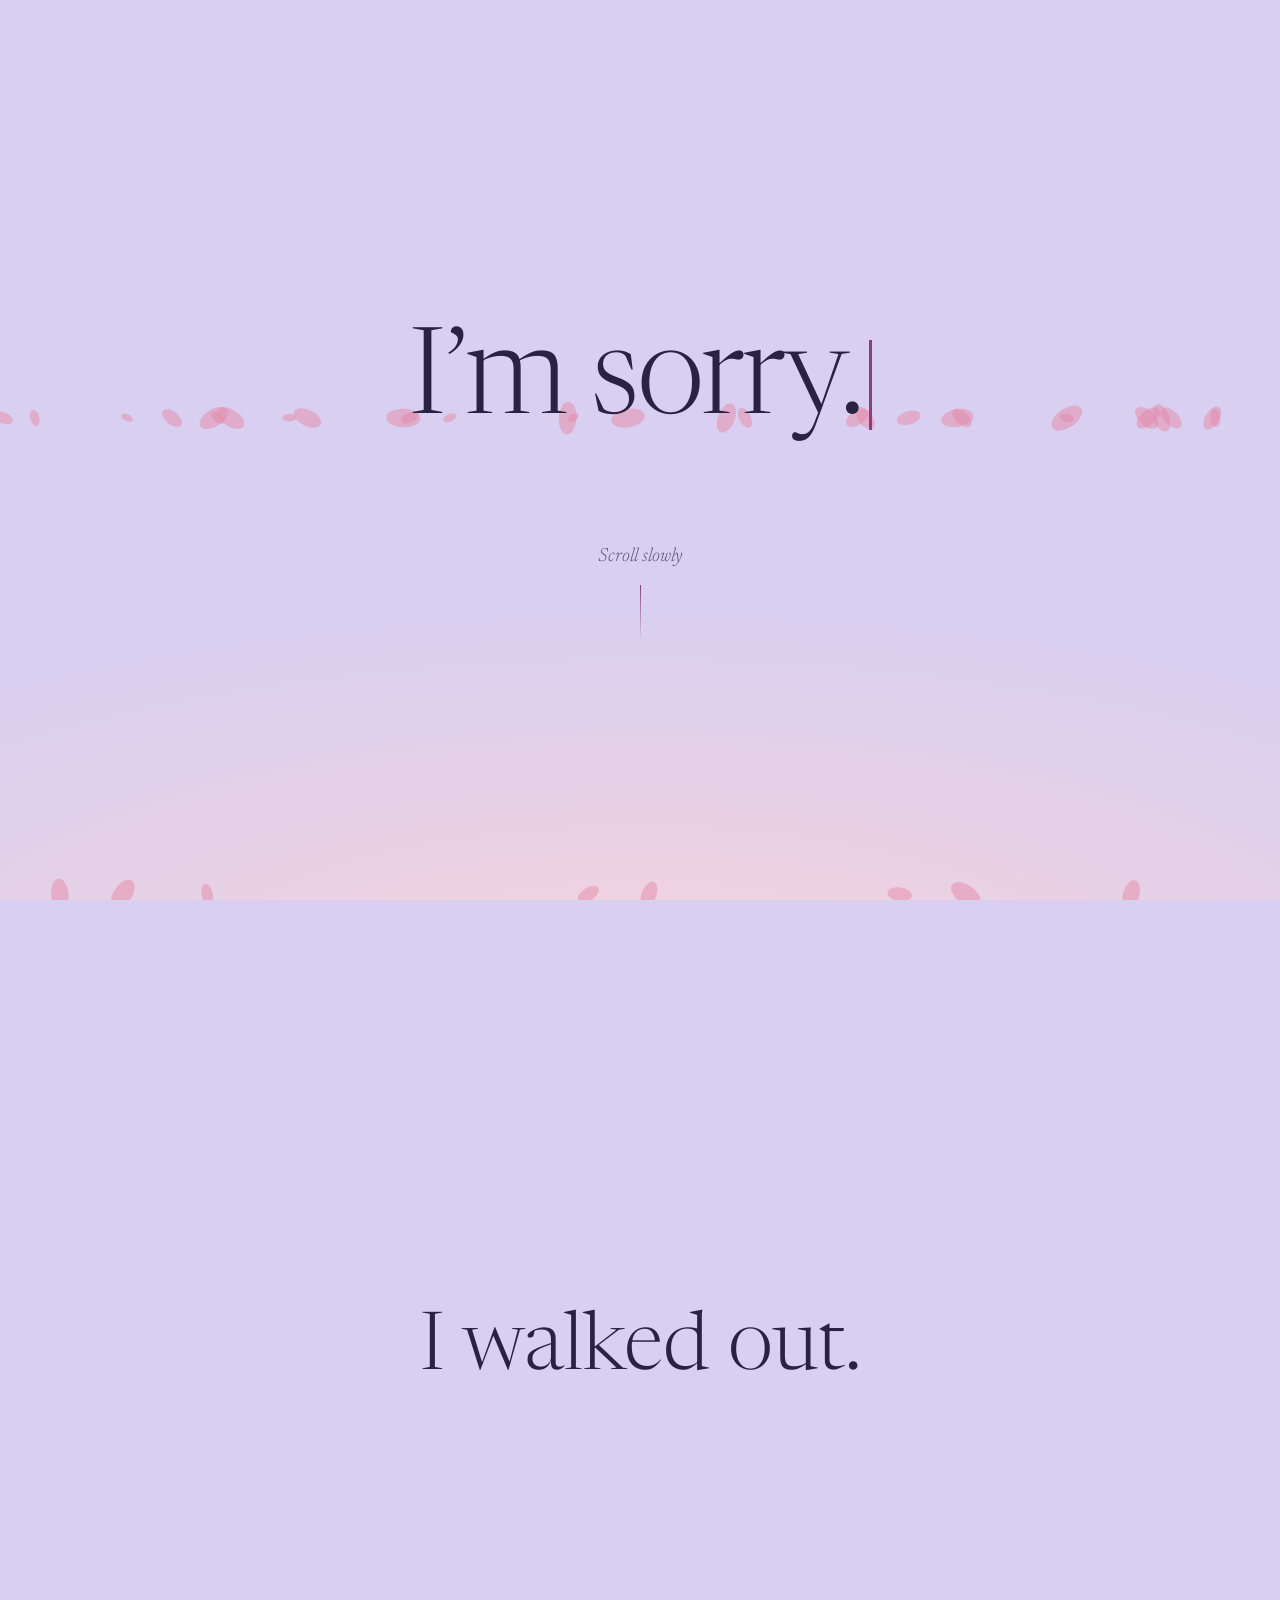
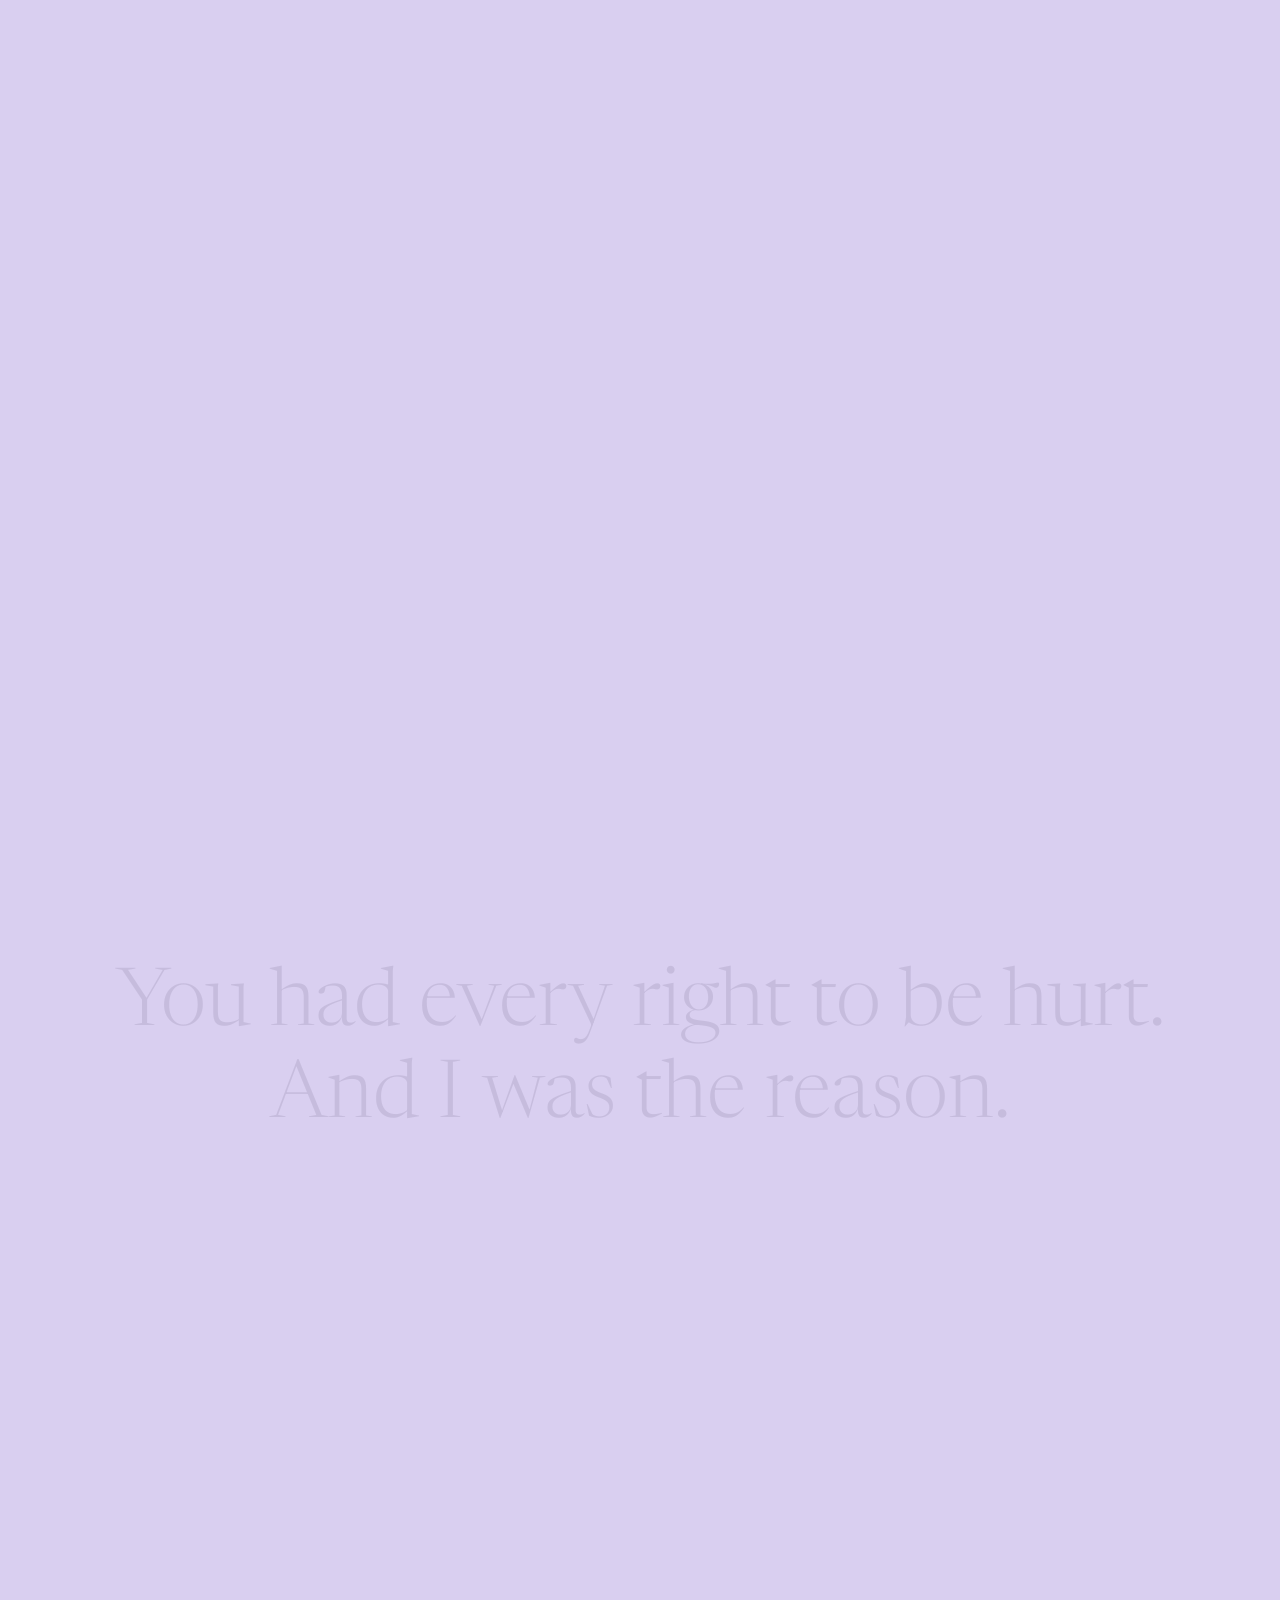
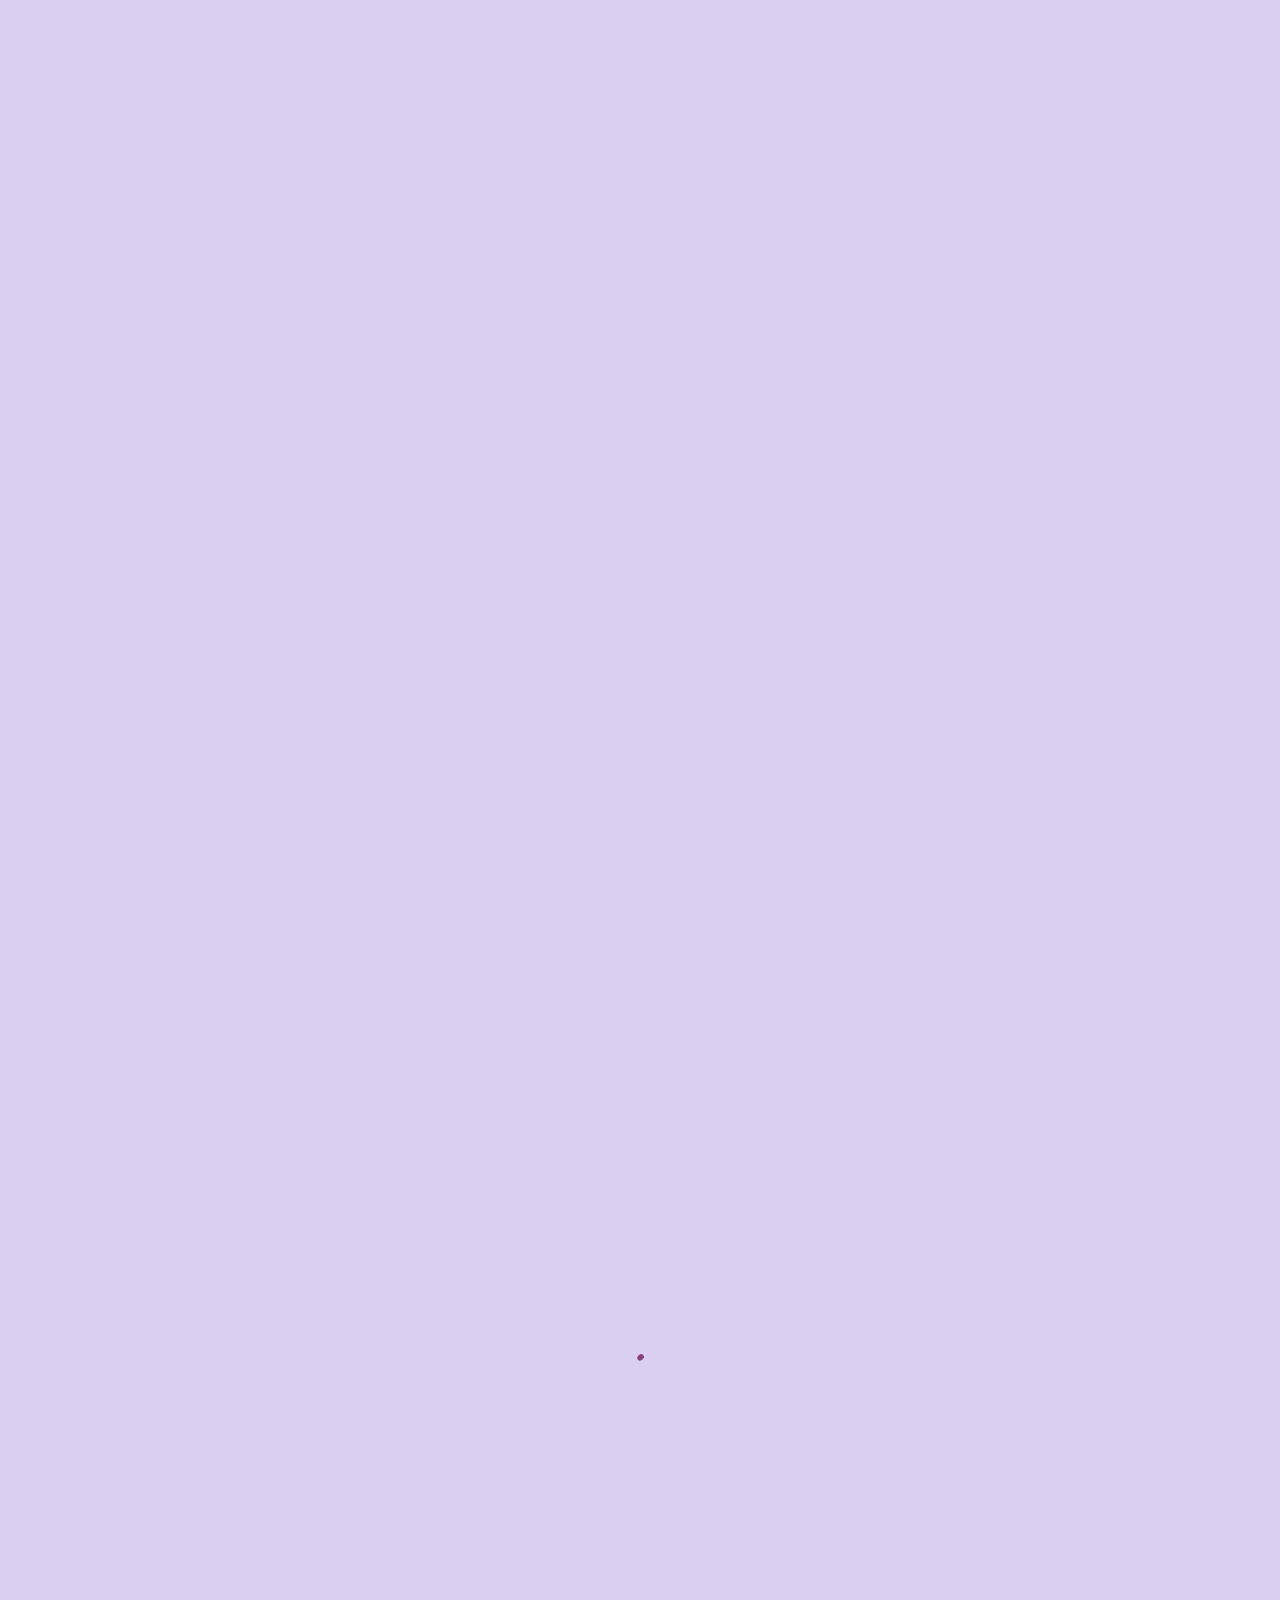
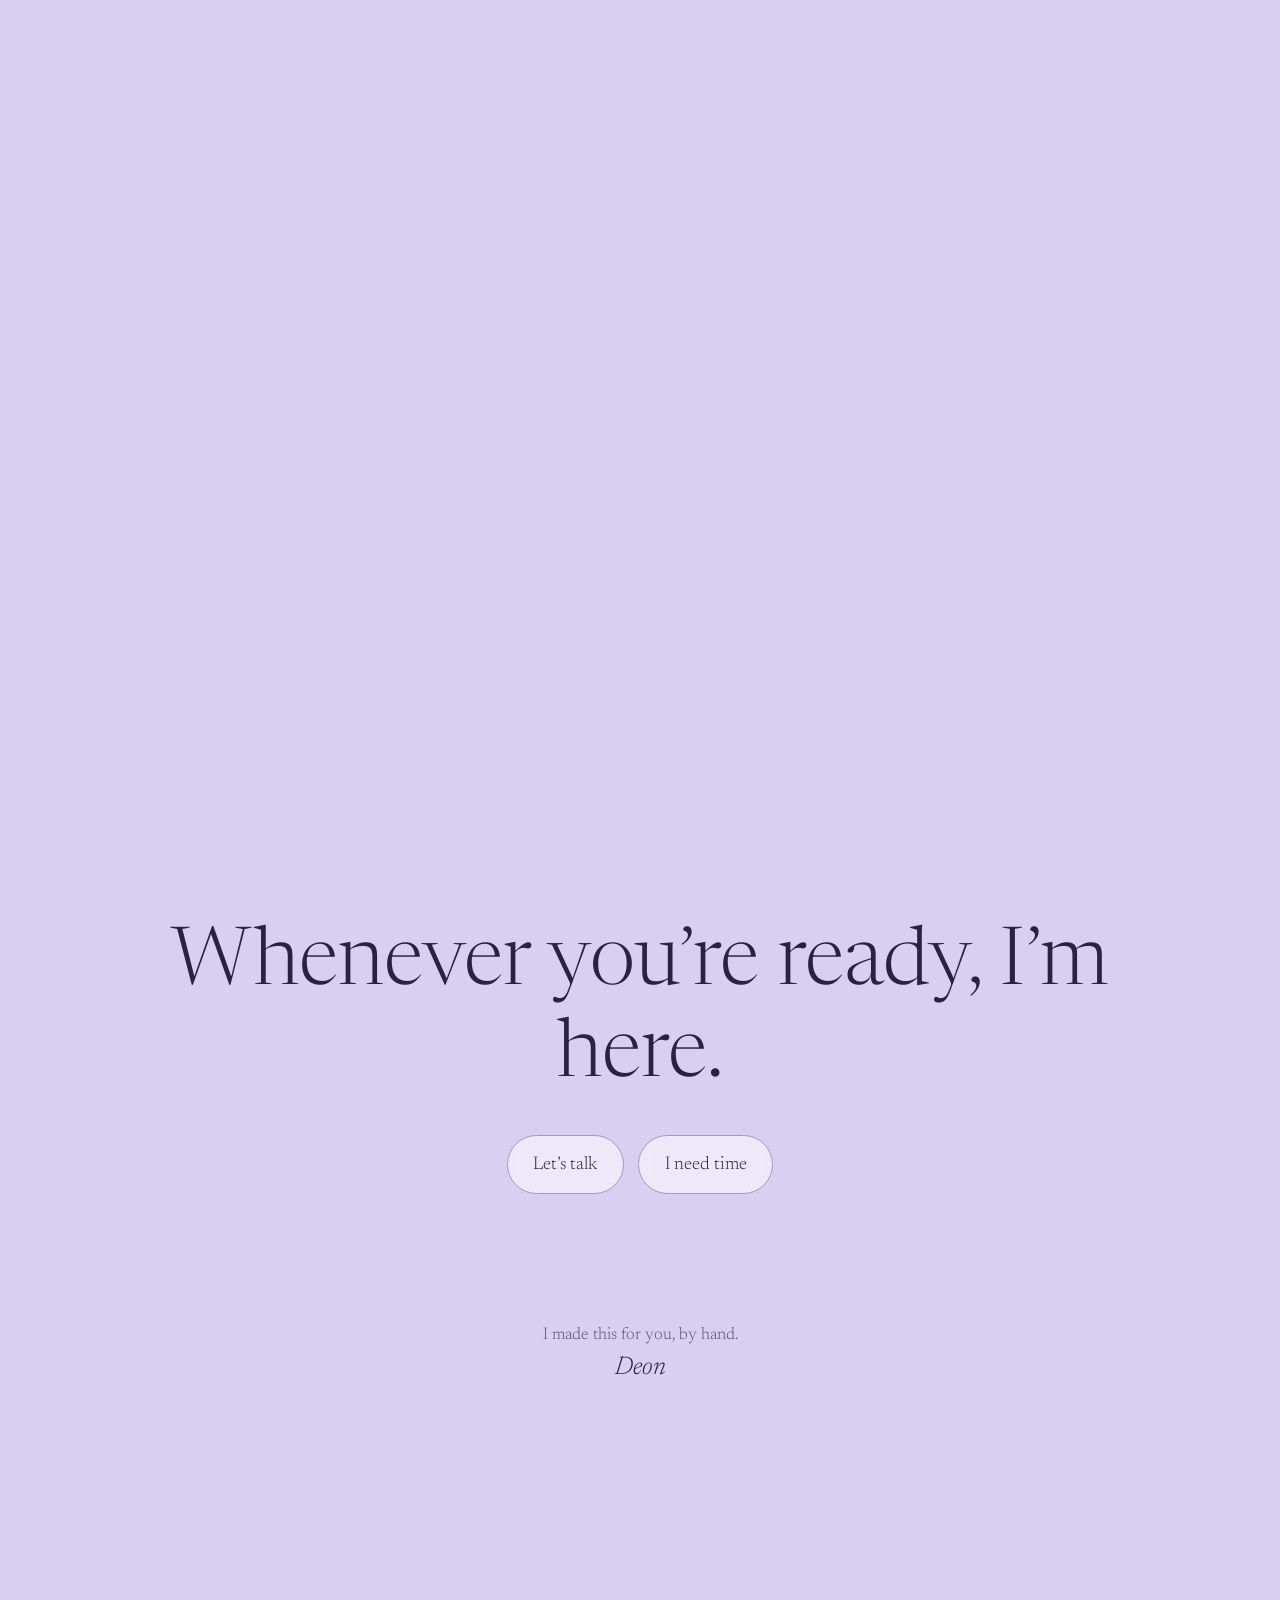
<file: index.html>
<!DOCTYPE html>
<html lang="en">
<head>
<meta charset="utf-8">
<meta name="viewport" content="width=device-width, initial-scale=1, viewport-fit=cover">
<title>I’m sorry</title>
<link href="https://fonts.googleapis.com/css2?family=Newsreader:ital,opsz,wght@0,6..72,300;0,6..72,400;1,6..72,300;1,6..72,400&display=swap" rel="stylesheet">
<style>
:root{
  color-scheme:light;
  --c0:#d9cff0; --c1:#f9d3da; --ink:#2b2142; --soft:#5d5478; --accent:#8a3f7c; --petal:#e58aa8; --card:rgba(255,255,255,.55); --line:#a894c9;
  --g:0; --p:0;
  box-sizing:border-box;
  padding-top:env(safe-area-inset-top,0px);
  padding-bottom:env(safe-area-inset-bottom,0px);
}
@media (prefers-color-scheme:dark){
  :root:not([data-theme="light"]){
    color-scheme:dark;
    --c0:#100e26; --c1:#6a3563; --ink:#f2ecfb; --soft:#bcb2d6; --accent:#f0a9d2; --petal:#f0a9d2; --card:rgba(255,255,255,.08); --line:#5c4d8a;
  }
}
:root[data-theme="dark"]{
  color-scheme:dark;
  --c0:#100e26; --c1:#6a3563; --ink:#f2ecfb; --soft:#bcb2d6; --accent:#f0a9d2; --petal:#f0a9d2; --card:rgba(255,255,255,.08); --line:#5c4d8a;
}
*{box-sizing:border-box}
html{scroll-padding-top:env(safe-area-inset-top,0px)}
body{
  margin:0;color:var(--ink);background:var(--c0);
  font-family:"Newsreader",Georgia,"Times New Roman",serif;font-weight:300;
  font-size:1.2rem;line-height:1.5;overflow-x:hidden;
}
#sky{position:fixed;inset:0;z-index:-2;
  background:
    radial-gradient(ellipse 120% 60% at 50% 110%, color-mix(in srgb,var(--c1) 90%,transparent) , transparent 70%),
    linear-gradient(to bottom,var(--c0),color-mix(in srgb,var(--c1) calc(var(--g)*100%),var(--c0)));
}
#sky::after{content:"";position:absolute;inset:0;background:radial-gradient(ellipse 80% 50% at 50% 100%,rgba(255,255,255,.35),transparent 70%);opacity:calc(var(--g)*var(--g))}
canvas{position:fixed;inset:0;width:100%;height:100%;z-index:-1;pointer-events:none}
#bar{position:fixed;top:env(safe-area-inset-top,0px);left:0;height:3px;width:100%;background:var(--accent);transform-origin:left;transform:scaleX(var(--g));z-index:20}

.hero,.end{min-height:100svh;display:flex;flex-direction:column;align-items:center;justify-content:center;text-align:center;padding:2rem 1.5rem}
h1{font-weight:300;font-size:clamp(3.4rem,17vw,7.5rem);line-height:1.02;margin:0;letter-spacing:-.02em;min-height:2.1em;display:flex;align-items:center}
.caret{display:inline-block;width:3px;height:.75em;background:var(--accent);margin-left:6px;animation:blink 1s steps(2) infinite}
@keyframes blink{50%{opacity:0}}
.cue{margin-top:2rem;color:var(--soft);font-style:italic;opacity:0;transition:opacity 1.5s ease}
.cue.on{opacity:1}
.cue i{display:block;width:1px;height:56px;margin:.8rem auto 0;background:linear-gradient(var(--accent),transparent);animation:drip 2s ease-in-out infinite;transform-origin:top}
@keyframes drip{0%{transform:scaleY(0)}60%{transform:scaleY(1);opacity:1}100%{transform:scaleY(1);opacity:0}}

.scrub{height:var(--h,300vh)}
.stick{position:sticky;top:0;height:100svh;display:grid;place-items:center;text-align:center;padding:2rem 1.5rem}
.stick>*{grid-area:1/1}
.big{font-size:clamp(2.4rem,10vw,5rem);font-weight:300;line-height:1.15;max-width:14em;margin:0}
.big em{color:var(--accent)}

/* leave */
.a{opacity:clamp(0,calc(1 - var(--p)*3),1);letter-spacing:calc(var(--p)*.35em);transform:translateX(calc(var(--p)*-45vw)) rotate(calc(var(--p)*-6deg));filter:blur(calc(var(--p)*8px))}
.b{--t:clamp(0,calc((var(--p) - .45)*3),1);opacity:var(--t);transform:translateY(calc((1 - var(--t))*40px)) scale(calc(.9 + var(--t)*.1))}

/* hurt words */
.words span{display:inline-block;opacity:clamp(.1,calc(var(--p)*(var(--n) + 1) - var(--i)),1);transform:translateY(calc((1 - clamp(0,calc(var(--p)*(var(--n) + 1) - var(--i)),1))*22px))}

/* promises */
.pr{display:flex;flex-direction:column;gap:1.4rem;align-items:center}
.pr small{font-size:1.2rem;font-style:italic;color:var(--soft);--t:clamp(0,calc(var(--p)*8),1);opacity:var(--t)}
.pr h3{margin:0;font-weight:300;font-size:clamp(2.6rem,12vw,5.5rem);line-height:1.05;--t:clamp(0,calc((var(--p) - var(--k)*.24 - .1)*6),1);opacity:var(--t);transform:translateY(calc((1 - var(--t))*60px)) scale(calc(.85 + var(--t)*.15));filter:blur(calc((1 - var(--t))*10px))}

/* heart */
.hw{display:flex;flex-direction:column;align-items:center;gap:1.5rem}
svg{width:min(70vw,340px);overflow:visible}
.hp{fill:var(--accent);fill-opacity:clamp(0,calc((var(--p) - .75)*4),.9);stroke:var(--accent);stroke-width:1.6;stroke-linecap:round;stroke-dasharray:1;stroke-dashoffset:clamp(0,calc(1 - var(--p)*1.3),1);transform-origin:50% 50%}
.done .hp{animation:beat 1.4s ease-in-out infinite}
@keyframes beat{0%,100%{transform:scale(1)}15%{transform:scale(1.07)}30%{transform:scale(1)}45%{transform:scale(1.05)}}
.hw .big{--t:clamp(0,calc((var(--p) - .7)*4),1);opacity:var(--t);transform:translateY(calc((1 - var(--t))*30px))}

/* end */
.end p{margin:.4rem 0}
.end .big{margin-bottom:2rem}
.reply{display:flex;gap:.9rem;flex-wrap:wrap;justify-content:center}
button{font:inherit;font-size:1.15rem;cursor:pointer;background:var(--card);color:var(--ink);border:1px solid var(--line);border-radius:999px;padding:.9rem 1.6rem;backdrop-filter:blur(6px);transition:transform .2s,border-color .2s}
button:hover{border-color:var(--accent);transform:translateY(-2px)}
button:focus-visible{outline:2px solid var(--accent);outline-offset:3px}
#answer{min-height:4.5rem;margin:1.6rem 0 0;max-width:24rem;color:var(--soft);font-style:italic;opacity:0}
#answer.show{animation:rise .9s ease both}
@keyframes rise{from{opacity:0;transform:translateY(10px)}to{opacity:1;transform:none}}
.sign{margin-top:2rem;font-size:1.6rem;font-style:italic}
.sign span{display:block;font-size:1.05rem;color:var(--soft);font-style:normal}

/* reduced motion */
.calm .scrub{height:auto}
.calm .stick{position:static;height:auto;min-height:50svh}
.calm .caret,.calm .cue i{animation:none}
.calm .cue{transition:none}
.calm #answer.show{animation:none;opacity:1}
</style>
</head>
<body>
<div id="sky"></div><canvas id="c"></canvas><div id="bar"></div>

<header class="hero">
  <h1 aria-label="I’m sorry."><span id="typed"></span><span class="caret"></span></h1>
  <div class="cue" id="cue">Scroll slowly<i></i></div>
</header>

<section class="scrub" style="--h:320vh"><div class="stick">
  <p class="big a">I walked out.</p>
  <p class="big b">I should have <em>stayed.</em></p>
</div></section>

<section class="scrub" style="--h:360vh"><div class="stick">
  <p class="big words" data-words>You had every right to be hurt. And I was the reason.</p>
</div></section>

<section class="scrub" style="--h:380vh"><div class="stick"><div class="pr">
  <small>From now on</small>
  <h3 style="--k:0">I’ll listen.</h3>
  <h3 style="--k:1">I’ll stay.</h3>
  <h3 style="--k:2">I’ll show up.</h3>
</div></div></section>

<section class="scrub heart" style="--h:340vh"><div class="stick"><div class="hw">
  <svg viewBox="0 0 100 90" aria-hidden="true"><path class="hp" pathLength="1" d="M50 82 C20 58 6 40 6 25 C6 12 16 5 28 5 C38 5 46 11 50 19 C54 11 62 5 72 5 C84 5 94 12 94 25 C94 40 80 58 50 82 Z"/></svg>
  <p class="big">You matter to me.</p>
</div></div></section>

<section class="end">
  <p class="big">Whenever you’re ready, I’m here.</p>
  <div class="reply">
    <button type="button" data-r="talk">Let’s talk</button>
    <button type="button" data-r="time">I need time</button>
  </div>
  <p id="answer" role="status" aria-live="polite"></p>
  <div class="sign"><span>I made this for you, by hand.</span><i id="from">Your friend</i></div>
</section>

<script>
// Personalise here, or use a link like ?to=Ama&from=Deon
var FRIEND_NAME = "";
var MY_NAME = "Deon";

(function(){
  var root = document.documentElement;
  var q = new URLSearchParams(location.search);
  var to = (q.get("to") || FRIEND_NAME || "").trim();
  var from = (q.get("from") || MY_NAME || "").trim();
  if (from) document.getElementById("from").textContent = from;
  var calm = matchMedia("(prefers-reduced-motion: reduce)").matches;
  if (calm) root.classList.add("calm");

  // typing
  var text = "I’m sorry" + (to ? ", " + to : "") + ".", el = document.getElementById("typed"), cue = document.getElementById("cue");
  if (calm) { el.textContent = text; cue.classList.add("on"); }
  else { var i = 0; (function t(){ el.textContent = text.slice(0, ++i); if (i < text.length) setTimeout(t, 120); else setTimeout(function(){cue.classList.add("on")}, 600); })(); }

  // split words
  document.querySelectorAll("[data-words]").forEach(function(e){
    var w = e.textContent.trim().split(/\s+/);
    e.innerHTML = w.map(function(t,i){return '<span style="--i:'+i+'">'+t+'</span>'}).join(" ");
    e.style.setProperty("--n", w.length);
  });

  // scroll scrub
  var scr = [].slice.call(document.querySelectorAll(".scrub")), lastY = scrollY, boost = 0;
  function clamp(v){return Math.max(0, Math.min(1, v))}
  function frame(){
    var h = root.scrollHeight - innerHeight;
    root.style.setProperty("--g", h > 0 ? clamp(scrollY / h) : 0);
    scr.forEach(function(s){
      var r = s.getBoundingClientRect(), p = calm ? 1 : clamp(-r.top / (r.height - innerHeight));
      s.style.setProperty("--p", p);
      if (s.classList.contains("heart")) s.classList.toggle("done", p > .97);
    });
    boost += Math.abs(scrollY - lastY) * .06; lastY = scrollY;
  }
  addEventListener("scroll", frame, {passive:true}); addEventListener("resize", frame); frame();

  // petals
  var cv = document.getElementById("c"), cx = cv.getContext("2d"), P = [], W, H, col = "#e58aa8";
  function size(){ W = cv.width = innerWidth * devicePixelRatio; H = cv.height = innerHeight * devicePixelRatio; col = getComputedStyle(root).getPropertyValue("--petal").trim() || col; }
  function mk(x, y, burst){
    var s = (6 + Math.random() * 12) * devicePixelRatio;
    return {x:x, y:y, s:s, r:Math.random()*6, vr:(Math.random()-.5)*.03, vx:burst ? (Math.random()-.5)*7*devicePixelRatio : (Math.random()-.5)*.4, vy:burst ? -Math.random()*8*devicePixelRatio : (.4 + s/30), life:burst ? 160 : -1, ph:Math.random()*6};
  }
  size(); addEventListener("resize", size);
  for (var k = 0; k < 38; k++) P.push(mk(Math.random()*W, Math.random()*H, false));
  function draw(){
    cx.clearRect(0, 0, W, H); col = getComputedStyle(root).getPropertyValue("--petal").trim() || col; cx.fillStyle = col;
    boost *= .94;
    for (var n = P.length - 1; n >= 0; n--) {
      var p = P[n];
      if (p.life > 0) { p.life--; p.vy += .12 * devicePixelRatio; p.vx *= .99; if (p.life === 0) { P.splice(n,1); continue; } }
      else { p.ph += .01; p.vx = Math.sin(p.ph) * .6; }
      p.x += p.vx; p.y += (p.life > 0 ? p.vy : p.vy + boost * devicePixelRatio); p.r += p.vr + boost * .004;
      if (p.life < 0 && p.y > H + 30) { p.y = -30; p.x = Math.random() * W; }
      if (p.x < -40) p.x = W + 30; if (p.x > W + 40) p.x = -30;
      cx.save(); cx.translate(p.x, p.y); cx.rotate(p.r); cx.globalAlpha = p.life > 0 ? Math.min(.7, p.life / 60) : .5;
      cx.beginPath(); cx.ellipse(0, 0, p.s, p.s * .55, 0, 0, 6.283); cx.fill(); cx.restore();
    }
    requestAnimationFrame(draw);
  }
  if (!calm) draw();

  // replies
  var msg = {talk:"Thank you. Whenever works for you. I’ll listen first.", time:"Of course. Take all the time you need. I’m not going anywhere."};
  var ans = document.getElementById("answer");
  document.querySelectorAll("button[data-r]").forEach(function(b){
    b.addEventListener("click", function(){
      ans.classList.remove("show"); void ans.offsetWidth;
      ans.textContent = msg[b.dataset.r]; ans.classList.add("show");
      if (!calm) { var r = b.getBoundingClientRect(); for (var k = 0; k < 50; k++) P.push(mk((r.left + r.width/2) * devicePixelRatio, (r.top + r.height/2) * devicePixelRatio, true)); }
    });
  });
})();
</script>
</body>
</html>
</file>
